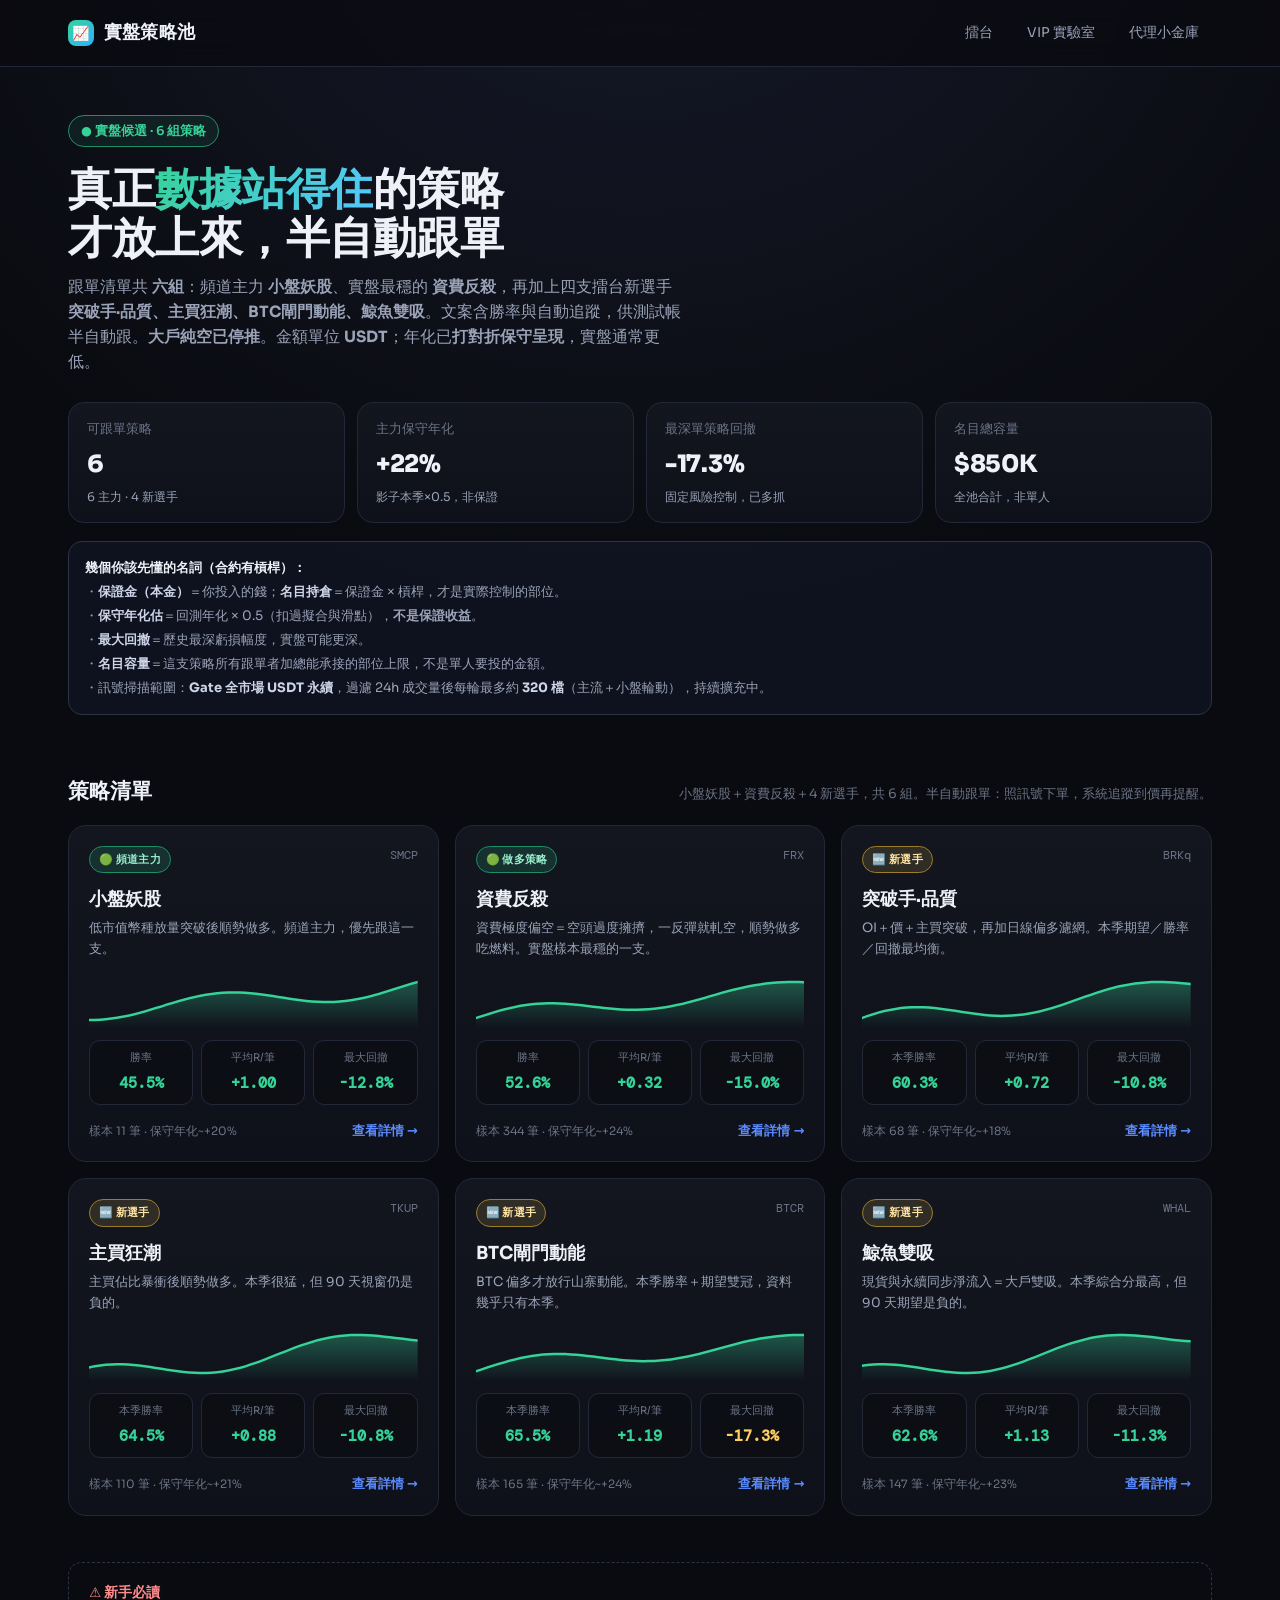
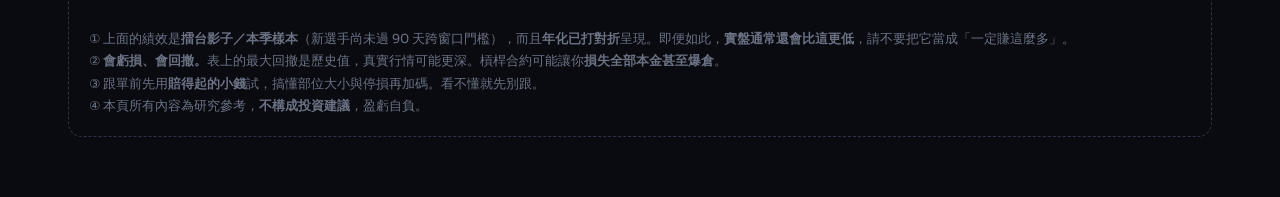
<file: arena_web/fund.html>
<!DOCTYPE html>
<html lang="zh-Hant">
<head>
  <meta charset="UTF-8" />
  <script>
    (function () {
      var p = location.pathname, base;
      if (/\.html?$/i.test(p)) base = p.replace(/[^/]*$/, "");
      else base = p.replace(/\/?$/, "/");
      document.write('<base href="' + base + '">');
    })();
  </script>
  <meta name="viewport" content="width=device-width, initial-scale=1.0" />
  <title>實盤策略池 | 跟單中心</title>
  <link rel="preconnect" href="https://fonts.googleapis.com" />
  <link rel="preconnect" href="https://fonts.gstatic.com" crossorigin />
  <link href="https://fonts.googleapis.com/css2?family=Sora:wght@400;600;700;800&family=DM+Mono:wght@400;500&display=swap" rel="stylesheet" />
  <style>
    :root{
      --bg:#0a0b10;--bg2:#0f111a;--panel:#13161f;--panel2:#171b26;
      --line:#232838;--line2:#2c3346;
      --txt:#eef1f8;--mut:#9aa3b8;--mut2:#6b7385;
      --grn:#36d399;--grn-d:#1d8f68;--red:#ff6b6b;--amb:#ffce5c;--blu:#5b8cff;
      --shadow:0 18px 50px rgba(0,0,0,.45);
    }
    *{box-sizing:border-box;margin:0;padding:0}
    body{
      font-family:"Sora",system-ui,-apple-system,"Segoe UI","PingFang TC",sans-serif;
      background:radial-gradient(120% 80% at 50% -10%, #161a2b 0%, var(--bg) 55%);
      color:var(--txt);min-height:100vh;line-height:1.6;-webkit-font-smoothing:antialiased;
    }
    .mono{font-family:"DM Mono",ui-monospace,monospace}
    a{color:inherit;text-decoration:none}
    .wrap{max-width:1180px;margin:0 auto;padding:0 18px}

    /* top nav */
    .nav{position:sticky;top:0;z-index:40;backdrop-filter:blur(12px);
      background:rgba(10,11,16,.72);border-bottom:1px solid var(--line)}
    .nav-in{max-width:1180px;margin:0 auto;padding:14px 18px;display:flex;align-items:center;justify-content:space-between;gap:12px}
    .logo{display:flex;align-items:center;gap:10px;font-weight:800;font-size:18px;letter-spacing:.2px}
    .logo .dot{width:26px;height:26px;border-radius:8px;background:linear-gradient(135deg,var(--grn),#2bb3ff);display:grid;place-items:center;font-size:14px}
    .nav-links{display:flex;gap:8px;flex-wrap:wrap}
    .nav-links a{font-size:13.5px;color:var(--mut);padding:7px 12px;border-radius:9px;border:1px solid transparent;transition:.15s}
    .nav-links a:hover{color:var(--txt);background:var(--panel);border-color:var(--line)}

    /* hero */
    .hero{padding:48px 0 18px}
    .eyebrow{display:inline-flex;align-items:center;gap:8px;font-size:12.5px;color:var(--grn);
      border:1px solid var(--grn-d);background:rgba(54,211,153,.08);padding:5px 12px;border-radius:999px;font-weight:600}
    .hero h1{font-size:clamp(28px,4.6vw,44px);font-weight:800;line-height:1.12;margin:18px 0 12px;letter-spacing:-.5px}
    .hero h1 span{background:linear-gradient(120deg,var(--grn),#54c8ff);-webkit-background-clip:text;background-clip:text;-webkit-text-fill-color:transparent}
    .hero p{max-width:620px;color:var(--mut);font-size:15.5px}

    .summary{display:grid;grid-template-columns:repeat(4,1fr);gap:12px;margin:28px 0 6px}
    .sum{background:linear-gradient(180deg,var(--panel),var(--bg2));border:1px solid var(--line);border-radius:16px;padding:16px 18px}
    .sum .k{font-size:12.5px;color:var(--mut2)}
    .sum .v{font-size:24px;font-weight:800;margin-top:6px;letter-spacing:-.3px}
    .sum .s{font-size:12px;color:var(--mut);margin-top:3px}

    .sec-head{display:flex;align-items:baseline;justify-content:space-between;gap:12px;margin:42px 0 16px}
    .sec-head h2{font-size:21px;font-weight:700}
    .sec-head p{font-size:13px;color:var(--mut2)}

    /* strategy grid */
    .grid{display:grid;grid-template-columns:repeat(3,1fr);gap:16px}
    .card{position:relative;background:linear-gradient(180deg,var(--panel),var(--bg2));border:1px solid var(--line);
      border-radius:18px;padding:20px;cursor:pointer;transition:.18s;overflow:hidden}
    .card:hover{transform:translateY(-3px);border-color:var(--line2);box-shadow:var(--shadow)}
    .card::after{content:"";position:absolute;inset:0;border-radius:18px;pointer-events:none;
      background:radial-gradient(120% 60% at 100% 0%,rgba(91,140,255,.10),transparent 60%);opacity:0;transition:.18s}
    .card:hover::after{opacity:1}
    .c-top{display:flex;align-items:flex-start;justify-content:space-between;gap:10px}
    .tag{font-size:11px;font-weight:700;padding:4px 9px;border-radius:999px;letter-spacing:.3px}
    .tag.core{background:rgba(54,211,153,.14);border:1px solid var(--grn-d);color:#9af0cd}
    .tag.observe{background:rgba(255,206,92,.12);border:1px solid #9c7d2c;color:#ffe5a3}
    .card.observe{border-color:#3a3428}
    .c-code{font-family:"DM Mono",monospace;font-size:12px;color:var(--mut2)}
    .c-name{font-size:18px;font-weight:700;margin:12px 0 4px}
    .c-desc{font-size:13px;color:var(--mut);min-height:38px}
    .spark{margin:14px 0 4px;height:54px}
    .spark svg{width:100%;height:54px;display:block}
    .c-metrics{display:grid;grid-template-columns:repeat(3,1fr);gap:8px;margin-top:12px}
    .m{background:rgba(0,0,0,.25);border:1px solid var(--line);border-radius:11px;padding:9px 10px;text-align:center}
    .m .lab{font-size:10.5px;color:var(--mut2)}
    .m .num{font-family:"DM Mono",monospace;font-size:15px;font-weight:600;margin-top:4px}
    .c-foot{display:flex;align-items:center;justify-content:space-between;margin-top:16px}
    .c-foot .cap{font-size:11.5px;color:var(--mut2)}
    .view{font-size:13px;font-weight:600;color:var(--blu)}
    .good{color:var(--grn)}.bad{color:var(--red)}.warn{color:var(--amb)}

    /* modal */
    .ov{position:fixed;inset:0;z-index:90;background:rgba(5,6,10,.72);backdrop-filter:blur(6px);
      display:none;align-items:center;justify-content:center;padding:20px}
    .ov.on{display:flex}
    .modal{width:min(720px,100%);max-height:90vh;overflow:auto;background:var(--panel2);
      border:1px solid var(--line2);border-radius:20px;box-shadow:var(--shadow)}
    .m-hd{position:sticky;top:0;background:linear-gradient(180deg,var(--panel2),rgba(23,27,38,.92));
      border-bottom:1px solid var(--line);padding:20px 22px;display:flex;align-items:flex-start;justify-content:space-between;gap:12px}
    .m-hd h3{font-size:22px;font-weight:800}
    .m-hd .sub{font-size:12.5px;color:var(--mut);margin-top:5px;font-family:"DM Mono",monospace}
    .x{border:1px solid var(--line2);background:var(--panel);color:var(--txt);width:36px;height:36px;
      border-radius:10px;font-size:18px;cursor:pointer;flex:none}
    .x:hover{background:var(--bg2)}
    .m-bd{padding:22px}
    .m-bd .lead{color:var(--mut);font-size:14px;margin-bottom:18px}
    .m-curve{background:rgba(0,0,0,.3);border:1px solid var(--line);border-radius:14px;padding:12px;margin-bottom:18px}
    .m-curve svg{width:100%;height:170px;display:block}
    .stat-grid{display:grid;grid-template-columns:repeat(4,1fr);gap:10px;margin-bottom:18px}
    .st{background:rgba(0,0,0,.25);border:1px solid var(--line);border-radius:12px;padding:12px;text-align:center}
    .st .lab{font-size:11px;color:var(--mut2)}
    .st .num{font-family:"DM Mono",monospace;font-size:17px;font-weight:600;margin-top:5px}
    .block{margin-bottom:18px}
    .block h4{font-size:14px;font-weight:700;margin-bottom:8px;display:flex;align-items:center;gap:8px}
    .block h4::before{content:"";width:4px;height:14px;border-radius:2px;background:var(--grn)}
    .block p,.block li{font-size:13.5px;color:var(--mut);line-height:1.75}
    .block ul{padding-left:18px}
    .risk h4::before{background:var(--amb)}
    .m-ft{position:sticky;bottom:0;background:linear-gradient(0deg,var(--panel2),rgba(23,27,38,.92));
      border-top:1px solid var(--line);padding:16px 22px;display:flex;align-items:center;gap:12px}
    .m-ft .note{font-size:12px;color:var(--mut2);flex:1}
    .follow{background:linear-gradient(135deg,var(--grn),#22b07a);color:#06231a;font-weight:800;
      border:none;padding:13px 26px;border-radius:12px;font-size:15px;cursor:pointer;white-space:nowrap}
    .follow:hover{filter:brightness(1.07)}

    .disc{margin:46px 0 60px;padding:18px 20px;border:1px dashed var(--line2);border-radius:14px;
      color:var(--mut2);font-size:12.5px;line-height:1.8}

    @media (max-width:920px){.grid{grid-template-columns:repeat(2,1fr)}.summary{grid-template-columns:repeat(2,1fr)}.stat-grid{grid-template-columns:repeat(2,1fr)}}
    @media (max-width:600px){.grid{grid-template-columns:1fr}.hero{padding:34px 0 8px}}
  </style>
</head>
<body>
  <nav class="nav">
    <div class="nav-in">
      <div class="logo"><span class="dot">📈</span> 實盤策略池</div>
      <div class="nav-links">
        <a href="index.html">擂台</a>
        <a href="vip.html">VIP 實驗室</a>
        <a href="volume.html">代理小金庫</a>
      </div>
    </div>
  </nav>

  <header class="hero">
    <div class="wrap">
      <span class="eyebrow">● 實盤候選 · 6 組策略</span>
      <h1>真正<span>數據站得住</span>的策略<br>才放上來，半自動跟單</h1>
      <p>跟單清單共 <b>六組</b>：頻道主力 <b>小盤妖股</b>、實盤最穩的 <b>資費反殺</b>，再加上四支擂台新選手 <b>突破手·品質、主買狂潮、BTC閘門動能、鯨魚雙吸</b>。文案含勝率與自動追蹤，供測試帳半自動跟。<b>大戶純空已停推</b>。金額單位 <b>USDT</b>；年化已<b>打對折保守呈現</b>，實盤通常更低。</p>

      <div class="summary" id="summary"></div>

      <div style="margin-top:18px;background:rgba(91,140,255,.06);border:1px solid #2c3346;border-radius:14px;padding:14px 16px;font-size:13px;color:#9aa3b8;line-height:1.85">
        <b style="color:#eef1f8">幾個你該先懂的名詞（合約有槓桿）：</b><br>
        ・<b style="color:#cdd5e8">保證金（本金）</b>＝你投入的錢；<b style="color:#cdd5e8">名目持倉</b>＝保證金 × 槓桿，才是實際控制的部位。<br>
        ・<b style="color:#cdd5e8">保守年化估</b>＝回測年化 × 0.5（扣過擬合與滑點），<b>不是保證收益</b>。<br>
        ・<b style="color:#cdd5e8">最大回撤</b>＝歷史最深虧損幅度，實盤可能更深。<br>
        ・<b style="color:#cdd5e8">名目容量</b>＝這支策略所有跟單者加總能承接的部位上限，不是單人要投的金額。<br>
        ・訊號掃描範圍：<b style="color:#cdd5e8">Gate 全市場 USDT 永續</b>，過濾 24h 成交量後每輪最多約 <b style="color:#cdd5e8">320 檔</b>（主流＋小盤輪動），持續擴充中。
      </div>
    </div>
  </header>

  <main class="wrap">
    <div class="sec-head">
      <h2>策略清單</h2>
      <p>小盤妖股＋資費反殺＋4 新選手，共 6 組。半自動跟單：照訊號下單，系統追蹤到價再提醒。</p>
    </div>
    <div class="grid" id="grid"></div>

    <div class="disc">
      <b style="color:#ff8a8a;font-size:13.5px">⚠️ 新手必讀</b><br><br>
      ① 上面的績效是<b>擂台影子／本季樣本</b>（新選手尚未過 90 天跨窗口門檻），而且<b>年化已打對折</b>呈現。即便如此，<b>實盤通常還會比這更低</b>，請不要把它當成「一定賺這麼多」。<br>
      ② <b>會虧損、會回撤。</b>表上的最大回撤是歷史值，真實行情可能更深。槓桿合約可能讓你<b>損失全部本金甚至爆倉</b>。<br>
      ③ 跟單前先用<b>賠得起的小錢</b>試，搞懂部位大小與停損再加碼。看不懂就先別跟。<br>
      ④ 本頁所有內容為研究參考，<b>不構成投資建議</b>，盈虧自負。
    </div>
  </main>

  <!-- 詳情 modal -->
  <div class="ov" id="ov">
    <div class="modal" role="dialog" aria-modal="true">
      <div class="m-hd">
        <div>
          <h3 id="md-name">—</h3>
          <div class="sub" id="md-sub">—</div>
        </div>
        <button class="x" id="md-x" aria-label="關閉">✕</button>
      </div>
      <div class="m-bd">
        <p class="lead" id="md-lead">—</p>
        <div class="m-curve"><svg id="md-curve" viewBox="0 0 1000 170" preserveAspectRatio="none"></svg></div>
        <div class="stat-grid" id="md-stats"></div>
        <div class="block"><h4>策略怎麼運作</h4><p id="md-logic">—</p></div>
        <div class="block"><h4>本金與槓桿（怎麼跟）</h4><p id="md-cap">—</p></div>
        <div class="block"><h4>適合對象</h4><p id="md-fit">—</p></div>
        <div class="block risk"><h4>風險與注意事項</h4><ul id="md-risk"></ul></div>
      </div>
      <div class="m-ft">
        <div class="note">跟單是半自動：照頻道訊號自己下單。系統會追蹤停利停損並再提醒。資金仍在你自己的帳戶。</div>
        <button class="follow" id="md-follow">打開訊號頻道</button>
      </div>
    </div>
  </div>

  <script src="js/fund.js"></script>
</body>
</html>
</file>
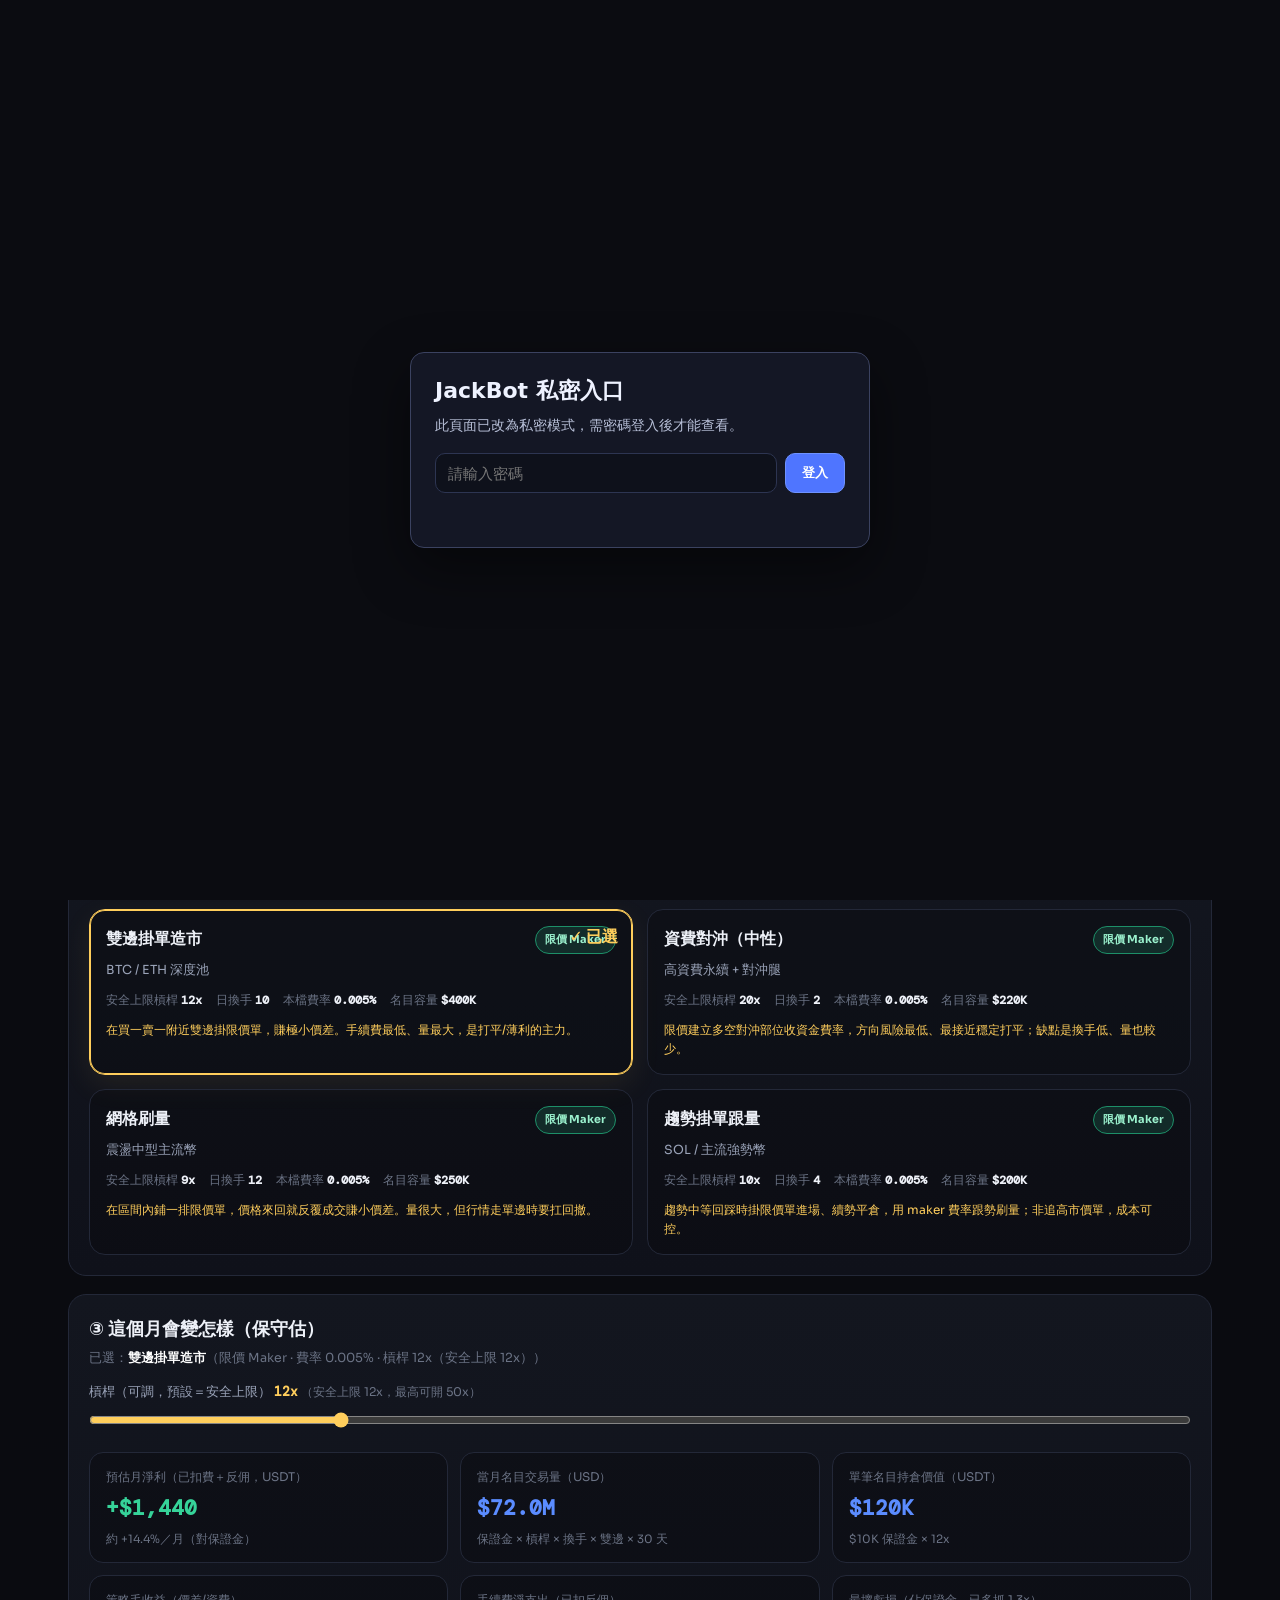
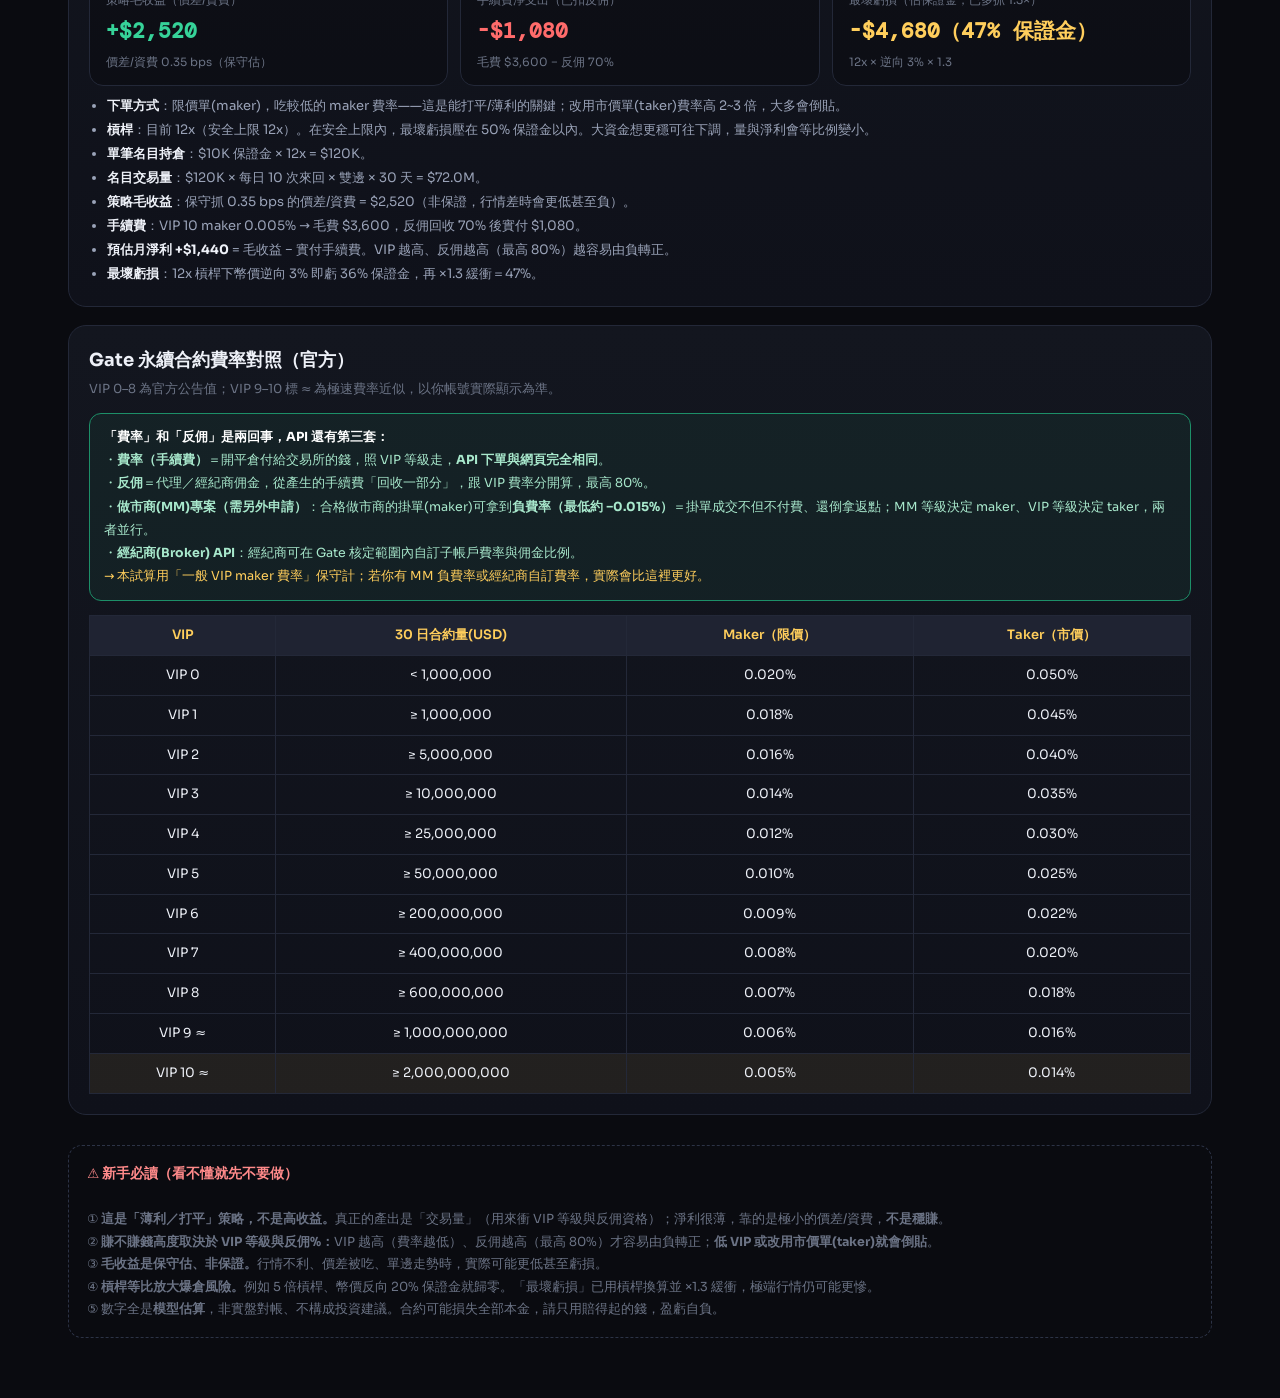
<file: arena_web/volume.html>
<!DOCTYPE html>
<html lang="zh-Hant">
<head>
  <meta charset="UTF-8" />
  <script>
    (function () {
      var p = location.pathname, base;
      if (/\.html?$/i.test(p)) base = p.replace(/[^/]*$/, "");
      else base = p.replace(/\/?$/, "/");
      document.write('<base href="' + base + '">');
    })();
  </script>
  <meta name="viewport" content="width=device-width, initial-scale=1.0" />
  <meta name="robots" content="noindex,nofollow,noarchive" />
  <title>代理小金庫 | Gate 刷量試算</title>
  <script src="js/access_guard.js"></script>
  <link rel="preconnect" href="https://fonts.googleapis.com" />
  <link rel="preconnect" href="https://fonts.gstatic.com" crossorigin />
  <link href="https://fonts.googleapis.com/css2?family=Sora:wght@400;600;700;800&family=DM+Mono:wght@400;500&display=swap" rel="stylesheet" />
  <style>
    :root{
      --bg:#0a0b10;--bg2:#0f111a;--panel:#13161f;--panel2:#171b26;
      --line:#232838;--line2:#2c3346;
      --txt:#eef1f8;--mut:#9aa3b8;--mut2:#6b7385;
      --grn:#36d399;--grn-d:#1d8f68;--red:#ff6b6b;--amb:#ffce5c;--blu:#5b8cff;
      --shadow:0 18px 50px rgba(0,0,0,.45);
    }
    *{box-sizing:border-box;margin:0;padding:0}
    body{font-family:"Sora",system-ui,-apple-system,"Segoe UI","PingFang TC",sans-serif;
      background:radial-gradient(120% 80% at 50% -10%, #161a2b 0%, var(--bg) 55%);
      color:var(--txt);min-height:100vh;line-height:1.6;-webkit-font-smoothing:antialiased}
    .mono{font-family:"DM Mono",ui-monospace,monospace}
    a{color:inherit;text-decoration:none}
    .wrap{max-width:1180px;margin:0 auto;padding:0 18px}
    .nav{position:sticky;top:0;z-index:40;backdrop-filter:blur(12px);background:rgba(10,11,16,.72);border-bottom:1px solid var(--line)}
    .nav-in{max-width:1180px;margin:0 auto;padding:14px 18px;display:flex;align-items:center;justify-content:space-between;gap:12px}
    .logo{display:flex;align-items:center;gap:10px;font-weight:800;font-size:18px}
    .logo .dot{width:26px;height:26px;border-radius:8px;background:linear-gradient(135deg,var(--amb),#e08b3a);display:grid;place-items:center;font-size:14px}
    .nav-links{display:flex;gap:8px;flex-wrap:wrap}
    .nav-links a{font-size:13.5px;color:var(--mut);padding:7px 12px;border-radius:9px;border:1px solid transparent;transition:.15s}
    .nav-links a:hover{color:var(--txt);background:var(--panel);border-color:var(--line)}

    .hero{padding:40px 0 8px}
    .eyebrow{display:inline-flex;align-items:center;gap:8px;font-size:12.5px;color:var(--amb);
      border:1px solid #9c7d2c;background:rgba(255,206,92,.08);padding:5px 12px;border-radius:999px;font-weight:600}
    .hero h1{font-size:clamp(26px,4.4vw,40px);font-weight:800;line-height:1.14;margin:16px 0 10px;letter-spacing:-.5px}
    .hero p{max-width:680px;color:var(--mut);font-size:15px}
    .prep-banner{margin:16px 0 0;padding:14px 16px;border-radius:14px;border:1px solid #36508f;background:rgba(91,140,255,.08);font-size:13px;line-height:1.85;color:#9aa3b8}
    .prep-banner b{color:#eef1f8}

    .card{background:linear-gradient(180deg,var(--panel),var(--bg2));border:1px solid var(--line);border-radius:18px;padding:20px;margin:18px 0}
    .card h2{font-size:18px;font-weight:700;margin-bottom:4px}
    .card .hint{font-size:12.5px;color:var(--mut2);margin-bottom:14px}

    .settings{display:grid;grid-template-columns:1.3fr 1fr 1fr;gap:14px}
    .field label{display:block;font-size:12.5px;color:var(--mut);margin-bottom:8px}
    .field .v{font-family:"DM Mono",monospace;color:var(--amb);font-weight:600}
    .field input[type=range]{width:100%;accent-color:var(--amb)}
    .field select,.field input[type=number]{width:100%;background:#0e1220;border:1px solid var(--line2);color:#fff;border-radius:10px;padding:10px 12px;font-size:14px;font-family:"DM Mono",monospace}
    @media(max-width:780px){.settings{grid-template-columns:1fr}}

    .grid{display:grid;grid-template-columns:repeat(2,1fr);gap:14px;margin-top:4px}
    .strat{position:relative;background:rgba(0,0,0,.22);border:1px solid var(--line);border-radius:16px;padding:16px;cursor:pointer;transition:.16s}
    .strat:hover{border-color:var(--line2);transform:translateY(-2px)}
    .strat.sel{border-color:var(--amb);box-shadow:0 0 0 1px var(--amb) inset,0 10px 30px rgba(255,206,92,.08)}
    .strat .top{display:flex;align-items:flex-start;justify-content:space-between;gap:10px}
    .strat .nm{font-size:16px;font-weight:700}
    .ot{font-size:11px;font-weight:700;padding:4px 9px;border-radius:999px;white-space:nowrap}
    .ot.maker{background:rgba(54,211,153,.14);border:1px solid var(--grn-d);color:#9af0cd}
    .ot.taker{background:rgba(91,140,255,.14);border:1px solid #36508f;color:#bcd0ff}
    .strat .mk{font-size:12.5px;color:var(--mut);margin-top:6px}
    .strat .row{display:flex;gap:14px;flex-wrap:wrap;margin-top:10px;font-size:12px;color:var(--mut2)}
    .strat .row b{color:var(--txt);font-family:"DM Mono",monospace;font-weight:600}
    .strat .rk{font-size:12px;color:var(--amb);margin-top:10px}
    .pick{position:absolute;top:14px;right:14px;display:none}
    .strat.sel .pick{display:block;color:var(--amb);font-weight:800}
    @media(max-width:680px){.grid{grid-template-columns:1fr}}

    .result{display:grid;grid-template-columns:repeat(3,1fr);gap:12px;margin-top:6px}
    .res{background:rgba(0,0,0,.25);border:1px solid var(--line);border-radius:14px;padding:14px 16px}
    .res .lab{font-size:12px;color:var(--mut2)}
    .res .num{font-family:"DM Mono",monospace;font-size:21px;font-weight:600;margin-top:6px}
    .res .sub{font-size:11.5px;color:var(--mut2);margin-top:4px}
    .good{color:var(--grn)}.bad{color:var(--red)}.warn{color:var(--amb)}.blu{color:var(--blu)}
    @media(max-width:780px){.result{grid-template-columns:repeat(2,1fr)}}
    @media(max-width:480px){.result{grid-template-columns:1fr}}

    table.t{width:100%;border-collapse:collapse;margin-top:6px;font-size:13px;color:#eef1f8}
    table.t th,table.t td{border:1px solid var(--line);padding:9px 10px;text-align:center}
    table.t th{background:rgba(40,46,64,.6);color:var(--amb);font-weight:600}
    table.t tr.on td{background:rgba(255,206,92,.08)}
    table.t td.l{text-align:left}

    .assume{margin:8px 0 0;padding-left:18px;color:var(--mut);font-size:13px;line-height:1.85}
    .assume b{color:var(--txt)}
    .disc{margin:30px 0 60px;padding:16px 18px;border:1px dashed var(--line2);border-radius:14px;color:var(--mut2);font-size:12.5px;line-height:1.8}
  </style>
</head>
<body>
  <nav class="nav">
    <div class="nav-in">
      <div class="logo"><span class="dot">💼</span> 代理小金庫</div>
      <div class="nav-links">
        <a href="index.html">擂台</a>
        <a href="fund.html">實盤策略池</a>
        <a href="vip.html">VIP 實驗室</a>
      </div>
    </div>
  </nav>

  <header class="hero">
    <div class="wrap">
      <span class="eyebrow">● Gate 真實費率 · 保守試算（不誇大）</span>
      <h1>挑一個刷量策略，<br>套上你的費率，看一個月薄利或打平</h1>
      <p>策略全部用<b>限價單(Maker)</b>——這是能打平／薄利的關鍵；市價單(Taker)費率高 2~3 倍，大多會倒貼。費率對齊 Gate 永續官方檔位（最高 <b>VIP 10</b>），反佣最高 <b>80%</b>。淨利＝極薄的價差/資費毛收益 − 扣完反佣的手續費，<b>VIP 越高、反佣越高才容易由負轉正</b>。數字皆保守估、回撤刻意多抓。</p>
      <div class="prep-banner">
        <b>🧪 實盤帶單準備中（Testnet 驗證週）</b><br>
        後端已部署 <b>Volume Runner</b>（雙邊掛單造市 · Maker 往返）。目前階段：<b>Gate Testnet dry-run → 小資金實測 → 約一週後開放帶單號</b>。
        本頁試算僅供代理規劃；真實成交 edge 以 Testnet 日報為準。
      </div>
    </div>
  </header>

  <main class="wrap">
    <section class="card">
      <h2>① 設定你的條件</h2>
      <p class="hint">本金、VIP 檔位、反佣比例。VIP 檔位決定 maker/taker 費率，反佣決定能回收多少手續費。</p>
      <div style="background:rgba(91,140,255,.07);border:1px solid #36508f;border-radius:12px;padding:12px 14px;margin-bottom:14px;font-size:12.5px;color:#bcd0ff;line-height:1.8">
        <b style="color:#fff">金額單位先講清楚（合約都有槓桿）：</b><br>
        ・<b>保證金（本金）</b>＝你實際投入的錢，單位 USDT。<br>
        ・<b>名目持倉價值</b>＝保證金 × 槓桿，這才是合約「一筆單實際控制的部位大小」。<br>
        ・<b>名目交易量</b>＝所有開倉＋平倉的名目價值加總，刷量算的是這個，不是你的本金。<br>
        ・舉例：保證金 1,000 USDT 開 10 倍槓桿 → 單筆名目持倉 = 10,000 USDT。<b style="color:#ffce5c">槓桿越高、部位越大，爆倉風險也等比放大。</b>
      </div>
      <div class="settings">
        <div class="field">
          <label>投入保證金（USDT，本金） <span id="v-cap" class="v">10,000 USDT</span></label>
          <input id="i-cap" type="range" min="1000" max="500000" step="1000" value="10000" />
        </div>
        <div class="field">
          <label>Gate VIP 檔位（合約）</label>
          <select id="i-vip"></select>
        </div>
        <div class="field">
          <label>代理返佣比例 <span id="v-rebate" class="v">70%</span></label>
          <input id="i-rebate" type="range" min="0" max="80" step="5" value="70" />
        </div>
      </div>
    </section>

    <section class="card">
      <h2>② 挑一個你喜歡的策略</h2>
      <p class="hint">點卡片選擇。選好後可在下方<b>自行調槓桿</b>：預設＝安全上限（資金利用率最大、最壞虧損壓在 50% 保證金內），大資金想更穩可往下調。Maker = 掛限價單（費率低，能打平/薄利的關鍵）。</p>
      <div class="grid" id="strat-grid"></div>
    </section>

    <section class="card">
      <h2>③ 這個月會變怎樣（保守估）</h2>
      <p class="hint" id="picked-name">尚未選擇策略</p>
      <div class="field" style="margin:0 0 16px">
        <label>槓桿（可調，預設＝安全上限） <span id="v-lev" class="v">-</span> <span id="lev-note" style="font-size:12px;color:#6b7385"></span></label>
        <input id="i-lev" type="range" min="1" max="50" step="1" value="10" />
      </div>
      <div class="result">
        <div class="res"><div class="lab">預估月淨利（已扣費＋反佣，USDT）</div><div id="r-net" class="num good">-</div><div class="sub" id="r-net-sub">-</div></div>
        <div class="res"><div class="lab">當月名目交易量（USD）</div><div id="r-vol" class="num blu">-</div><div class="sub">保證金 × 槓桿 × 換手 × 雙邊 × 30 天</div></div>
        <div class="res"><div class="lab">單筆名目持倉價值（USDT）</div><div id="r-pos" class="num blu">-</div><div class="sub" id="r-pos-sub">保證金 × 槓桿</div></div>
        <div class="res"><div class="lab">策略毛收益（價差/資費）</div><div id="r-edge" class="num good">-</div><div class="sub" id="r-edge-sub">-</div></div>
        <div class="res"><div class="lab">手續費淨支出（已扣反佣）</div><div id="r-fee" class="num bad">-</div><div class="sub" id="r-fee-sub">-</div></div>
        <div class="res"><div class="lab">最壞虧損（佔保證金，已多抓 1.3×）</div><div id="r-dd" class="num warn">-</div><div class="sub" id="r-dd-sub">含槓桿的最壞情況，非預測</div></div>
      </div>
      <ul class="assume" id="assume"></ul>
    </section>

    <section class="card">
      <h2>Gate 永續合約費率對照（官方）</h2>
      <p class="hint">VIP 0–8 為官方公告值；VIP 9–10 標 ≈ 為極速費率近似，以你帳號實際顯示為準。</p>
      <div style="background:rgba(54,211,153,.06);border:1px solid #1d8f68;border-radius:12px;padding:12px 14px;margin-bottom:14px;font-size:12.5px;color:#a8e8cc;line-height:1.85">
        <b style="color:#fff">「費率」和「反佣」是兩回事，API 還有第三套：</b><br>
        ・<b>費率（手續費）</b>＝開平倉付給交易所的錢，照 VIP 等級走，<b>API 下單與網頁完全相同</b>。<br>
        ・<b>反佣</b>＝代理／經紀商佣金，從產生的手續費「回收一部分」，跟 VIP 費率分開算，最高 80%。<br>
        ・<b>做市商(MM)專案（需另外申請）</b>：合格做市商的掛單(maker)可拿到<b>負費率（最低約 −0.015%）</b>＝掛單成交不但不付費、還倒拿返點；MM 等級決定 maker、VIP 等級決定 taker，兩者並行。<br>
        ・<b>經紀商(Broker) API</b>：經紀商可在 Gate 核定範圍內自訂子帳戶費率與佣金比例。<br>
        <span style="color:#ffce5c">→ 本試算用「一般 VIP maker 費率」保守計；若你有 MM 負費率或經紀商自訂費率，實際會比這裡更好。</span>
      </div>
      <table class="t" id="vip-table">
        <thead><tr><th>VIP</th><th>30 日合約量(USD)</th><th>Maker（限價）</th><th>Taker（市價）</th></tr></thead>
        <tbody></tbody>
      </table>
    </section>

    <div class="disc">
      <b style="color:#ff8a8a;font-size:13.5px">⚠️ 新手必讀（看不懂就先不要做）</b><br><br>
      ① <b>這是「薄利／打平」策略，不是高收益。</b>真正的產出是「交易量」（用來衝 VIP 等級與反佣資格）；淨利很薄，靠的是極小的價差/資費，<b>不是穩賺</b>。<br>
      ② <b>賺不賺錢高度取決於 VIP 等級與反佣%：</b>VIP 越高（費率越低）、反佣越高（最高 80%）才容易由負轉正；<b>低 VIP 或改用市價單(taker)就會倒貼</b>。<br>
      ③ <b>毛收益是保守估、非保證。</b>行情不利、價差被吃、單邊走勢時，實際可能更低甚至虧損。<br>
      ④ <b>槓桿等比放大爆倉風險。</b>例如 5 倍槓桿、幣價反向 20% 保證金就歸零。「最壞虧損」已用槓桿換算並 ×1.3 緩衝，極端行情仍可能更慘。<br>
      ⑤ 數字全是<b>模型估算</b>，非實盤對帳、不構成投資建議。合約可能損失全部本金，請只用賠得起的錢，盈虧自負。
    </div>
  </main>

  <script src="js/volume_live.js"></script>
</body>
</html>
</file>
